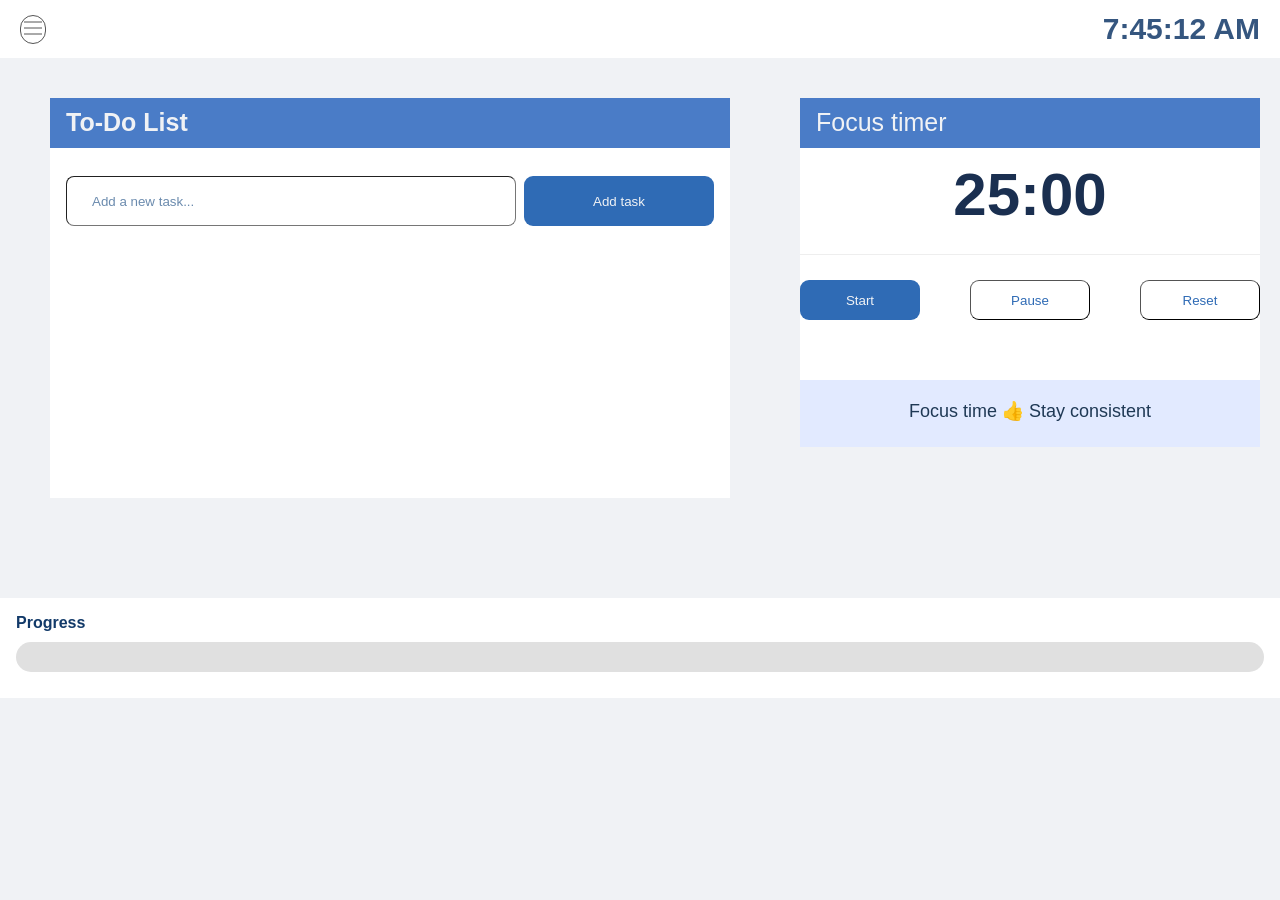
<file: index.html>
<!DOCTYPE html>
<html lang="en">
<head>
    <meta charset="UTF-8">
    <meta name="viewport" content="width=device-width, initial-scale=1.0">
    <title>My Dashboard</title>
    <link href="https://fonts.googleapis.com/css2?family=Poppins:wght@400;600&display=swap" rel="stylesheet">
    <link rel="stylesheet" href="style.css">
</head>
<body>
    <nav class="nav-bar">
        <button class="menu"> <svg xmlns="http://www.w3.org/2000/svg" width="24" height="24" viewBox="0 0 24 24">
        <path d="M3 6h18M3 12h18M3 18h18" stroke="currentColor" stroke-width="1"/>
        </svg>
        </button>
        <p class="dynamic-greeting"> </p>
            <h2 class="live-clock">7:45:12 AM</h2>
    </nav>

<div class="main">
    <div class="to-do-list">
        <h2 class="panel-title"> To-Do List</h2>
        <div class="todo-content">
        <div class="input-row">
        <input type="text" class="input-task" placeholder="Add a new task..."> 
        <button class="add-task" onclick="addTasks()"> Add task</button>
        </div> 
        <div id="task-list">  
         </div>
         </div>
    </div>

        <div class="focus-timer">
            <div class="panel-title">Focus timer</div>
            <h1 class="timer">25:00</h1>
            <hr class="timer-hr">
            <div class="timer-btns">
            <button class="start-btn"  onclick="startTimer()">Start</button>
            <button class="pause-btn"  onclick="pauseTimer()">Pause</button>
            <button class="reset-btn"  onclick="resetTimer()">Reset</button>
            </div>
            <div class="motivation-text">Focus time 👍 Stay consistent </div>
        </div>    
</div>            
<div class="progress-section">
    <p class="progress-label"> Progress <span class="progress-text"></span></p>
<div class="progress-bar-bg">
    <div class="progress-bar-fill"></div>
</div>
</div>
<script src="script.js"></script>
</body>
</html>
</file>
<file: style.css>
*{
    margin:0px ;
    padding:0px ;
    box-sizing:border-box;
}
body{
    background-color:#f0f2f5;
    font-family: sans-serif;
}
.nav-bar{
    display: flex;
    justify-content: space-between;
    align-items: center;
    background-color: white;
    padding: 12px 20px;
}
.dynamic-greeting{
    color: #1A2F50;
    font-family: 'Poppins', sans-serif;
    font-size: 28px;
}
.live-clock{
    color:#35567F;
    font-size: 30px;
}
.menu{
    border-radius: 25px;
    background-color: white;
    color:#555555;
    cursor: pointer;
    border: 1px solid #555555;
}

.main{
    display: flex;
    gap: 70px;
    margin-top: 40px;
    margin-bottom: 100px;
}

.to-do-list{
    background-color: white;
    flex: 1;
    min-height: 400px;
    margin-left: 50px;

}
.input-row {
    display: flex;
    gap: 8px;
    margin-bottom: 15px;
}
.panel-title{
    font-size: 25px;
    margin-bottom: 12px;
    background-color: #4a7cc7;
    min-height: 50px;
    color: #f0f2f5;
    padding: 10px 16px;
}
.todo-content {
    padding: 16px;
}
.focus-timer{
    background-color: white;
    flex: 1;
    height: 300px;
    margin-right:50px ;
}
.progress-section{
    background-color: white;
    margin-top: 40px;
    padding: 16px;
    min-height: 70px;
    min-width:fit-content;
}
.task-item{
    display: flex;
    align-items: center;
    gap: 50px;
    margin-bottom: 19px;
    margin-right: 120px;
}
.input-task{
    height: 50px;
    width: 450px;
    border-radius: 8px;
    border-width: 0.1px;
    padding-left: 25px;
}
input::placeholder{
    color: #6B8BAE;
}
.add-task{
    height: 50px;
    width: 190px;
    background-color: #2F6BB5;
    color: #f0f2f5;
    border: none;
    border-radius: 9px; 
}
.task-item span{
    flex:1;
}
.timer{
    text-align: center;
    margin-bottom: 25px;
    font-size: 60px;
    color: #1A2F50;
}
.timer-btns{
    display: flex;
    gap: 50px;
    justify-content: center;
    margin-bottom: 60px;
   
}
.start-btn{
    min-height: 40px;
    min-width: 120px;
    background-color: #2F6BB5;
    color: #f0f2f5;
    border: none;
    border-radius: 9px; 
}
.pause-btn, .reset-btn{
    min-height: 40px;
    min-width: 120px;
    background-color:white;
    color: #2F6BB5;
    border-width: 0.5px;
    border-radius: 9px; 
}
.items-hr {
    border: none;
    border-top: 1px solid #eeeeee;
    margin: 16px 0;
}
.timer-hr{
    border: none;
    border-top: 1px solid #eeeeee;
    margin-bottom: 25px;
}
.motivation-text{
    color: #1F3955;
    background-color: #e2eaff;
    font-size: 18px;
    min-height: 67px;
    text-align: center;
    margin-top: 20px;
    padding-top: 20px;
}
.progress-bar-bg{
    background-color: #e0e0e0;
    height:30px;
    border-radius: 99px; 
    margin-top: 10px;
}
.progress-bar-fill{
    background-color: #4caf50;
    border-radius: 99px;
    width: 0%;
    height: 100%;
}
.progress-section{
    margin-bottom: 40px;
    padding-bottom: 10px;
    height: 100px;
}
.progress-label{
    color: #123A69;
    font-weight: 700;
}
.progress-text {
    margin-left: 10px;
    font-weight: 400;
    color: #555555;
}
@media (max-width: 768px) {
    .main{
        flex-direction: column;
        gap: 20px;
        margin-top: 20px;
        margin-bottom: 40px;
    }
    .to-do-list {
        margin-left: 16px;
        margin-right: 16px;
    }
    .focus-timer {
        margin-left: 16px;
        margin-right: 16px;
    }
    .progress-section {
        margin-left: 16px;
        margin-right: 16px;
    }
    .input-task{
        width: 100%;
    }
    .add-task{
        width: 120px;
    }
    .task-item{
        gap: 10px;
        margin-right: 0;
    }
    .timer{
        font-size: 40px;
    }
    .timer-btns{
        gap:10px;
    }
    .start-btn, .pause-btn, .reset-btn{
        min-width: 80px;
    }
    .dynamic-greeting{
        font-size: 15px;
    }
    .live-clock{
        font-size: 15px;
        padding-right: 2px;
    }
    .nav-bar{
        text-align: center;
}
}
</file>
